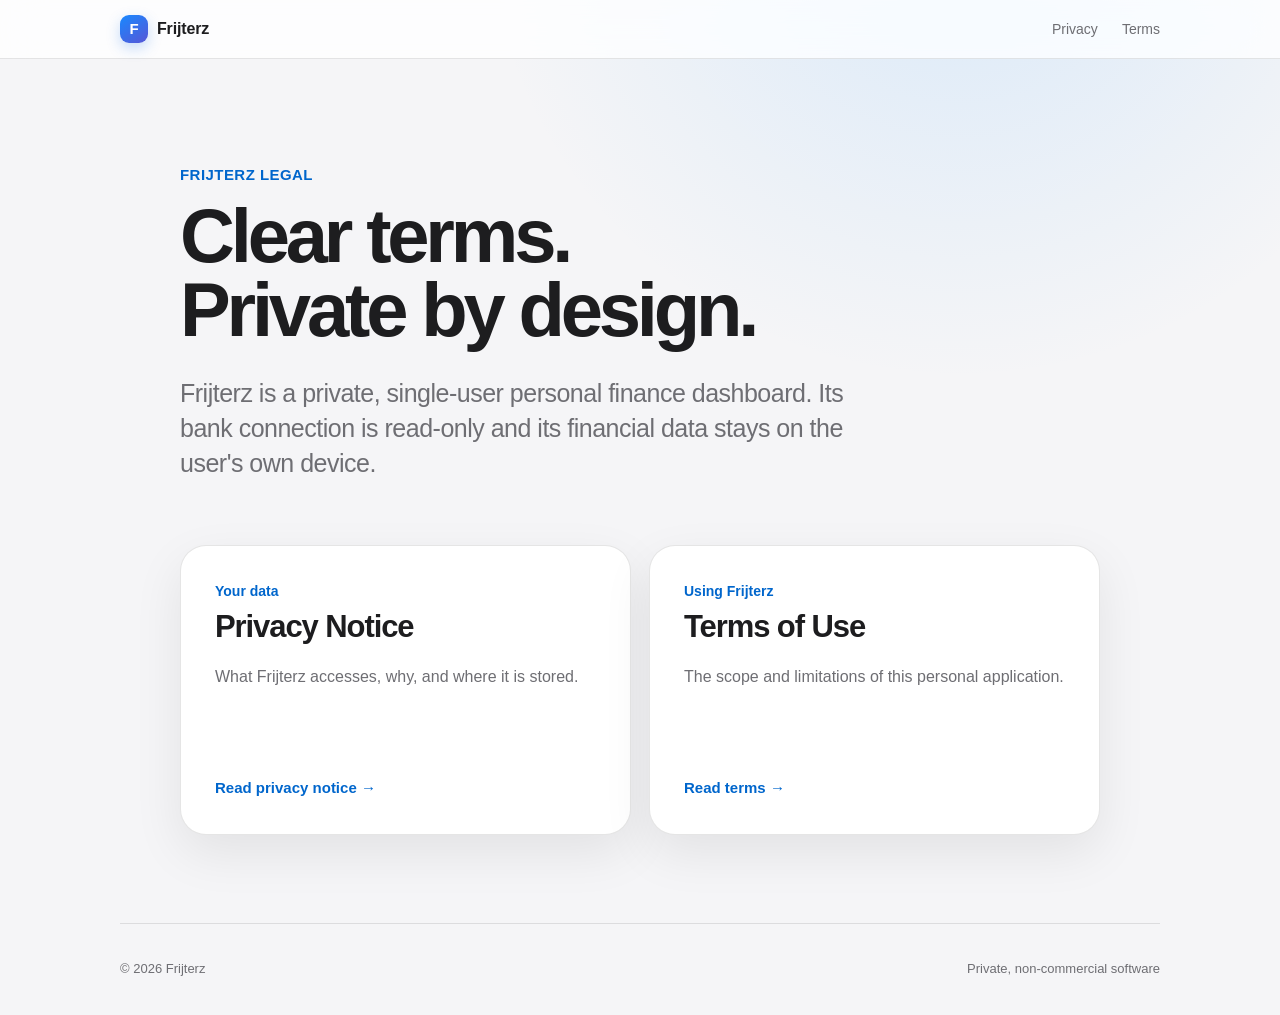
<file: index.html>
<!doctype html>
<html lang="en">
  <head>
    <meta charset="utf-8">
    <meta name="viewport" content="width=device-width, initial-scale=1">
    <meta name="color-scheme" content="light dark">
    <meta
      name="description"
      content="Privacy and terms for the Frijterz personal finance dashboard."
    >
    <title>Frijterz Legal</title>
    <link rel="stylesheet" href="./assets/styles.css">
  </head>
  <body>
    <header class="site-header">
      <div class="header-inner">
        <a class="brand" href="./" aria-label="Frijterz legal home">
          <span class="brand-mark" aria-hidden="true">F</span>
          <span>Frijterz</span>
        </a>
        <nav aria-label="Legal pages">
          <a href="./privacy/">Privacy</a>
          <a href="./terms/">Terms</a>
        </nav>
      </div>
    </header>

    <main class="landing">
      <section class="hero">
        <p class="eyebrow">Frijterz legal</p>
        <h1>Clear terms.<br>Private by design.</h1>
        <p class="hero-copy">
          Frijterz is a private, single-user personal finance dashboard. Its
          bank connection is read-only and its financial data stays on the
          user's own device.
        </p>
      </section>

      <section class="legal-cards" aria-label="Legal documents">
        <a class="legal-card" href="./privacy/">
          <span class="card-kicker">Your data</span>
          <span class="card-title">Privacy Notice</span>
          <span class="card-copy">What Frijterz accesses, why, and where it is stored.</span>
          <span class="card-link">Read privacy notice <span aria-hidden="true">→</span></span>
        </a>
        <a class="legal-card" href="./terms/">
          <span class="card-kicker">Using Frijterz</span>
          <span class="card-title">Terms of Use</span>
          <span class="card-copy">The scope and limitations of this personal application.</span>
          <span class="card-link">Read terms <span aria-hidden="true">→</span></span>
        </a>
      </section>
    </main>

    <footer>
      <span>© 2026 Frijterz</span>
      <span>Private, non-commercial software</span>
    </footer>
  </body>
</html>
</file>
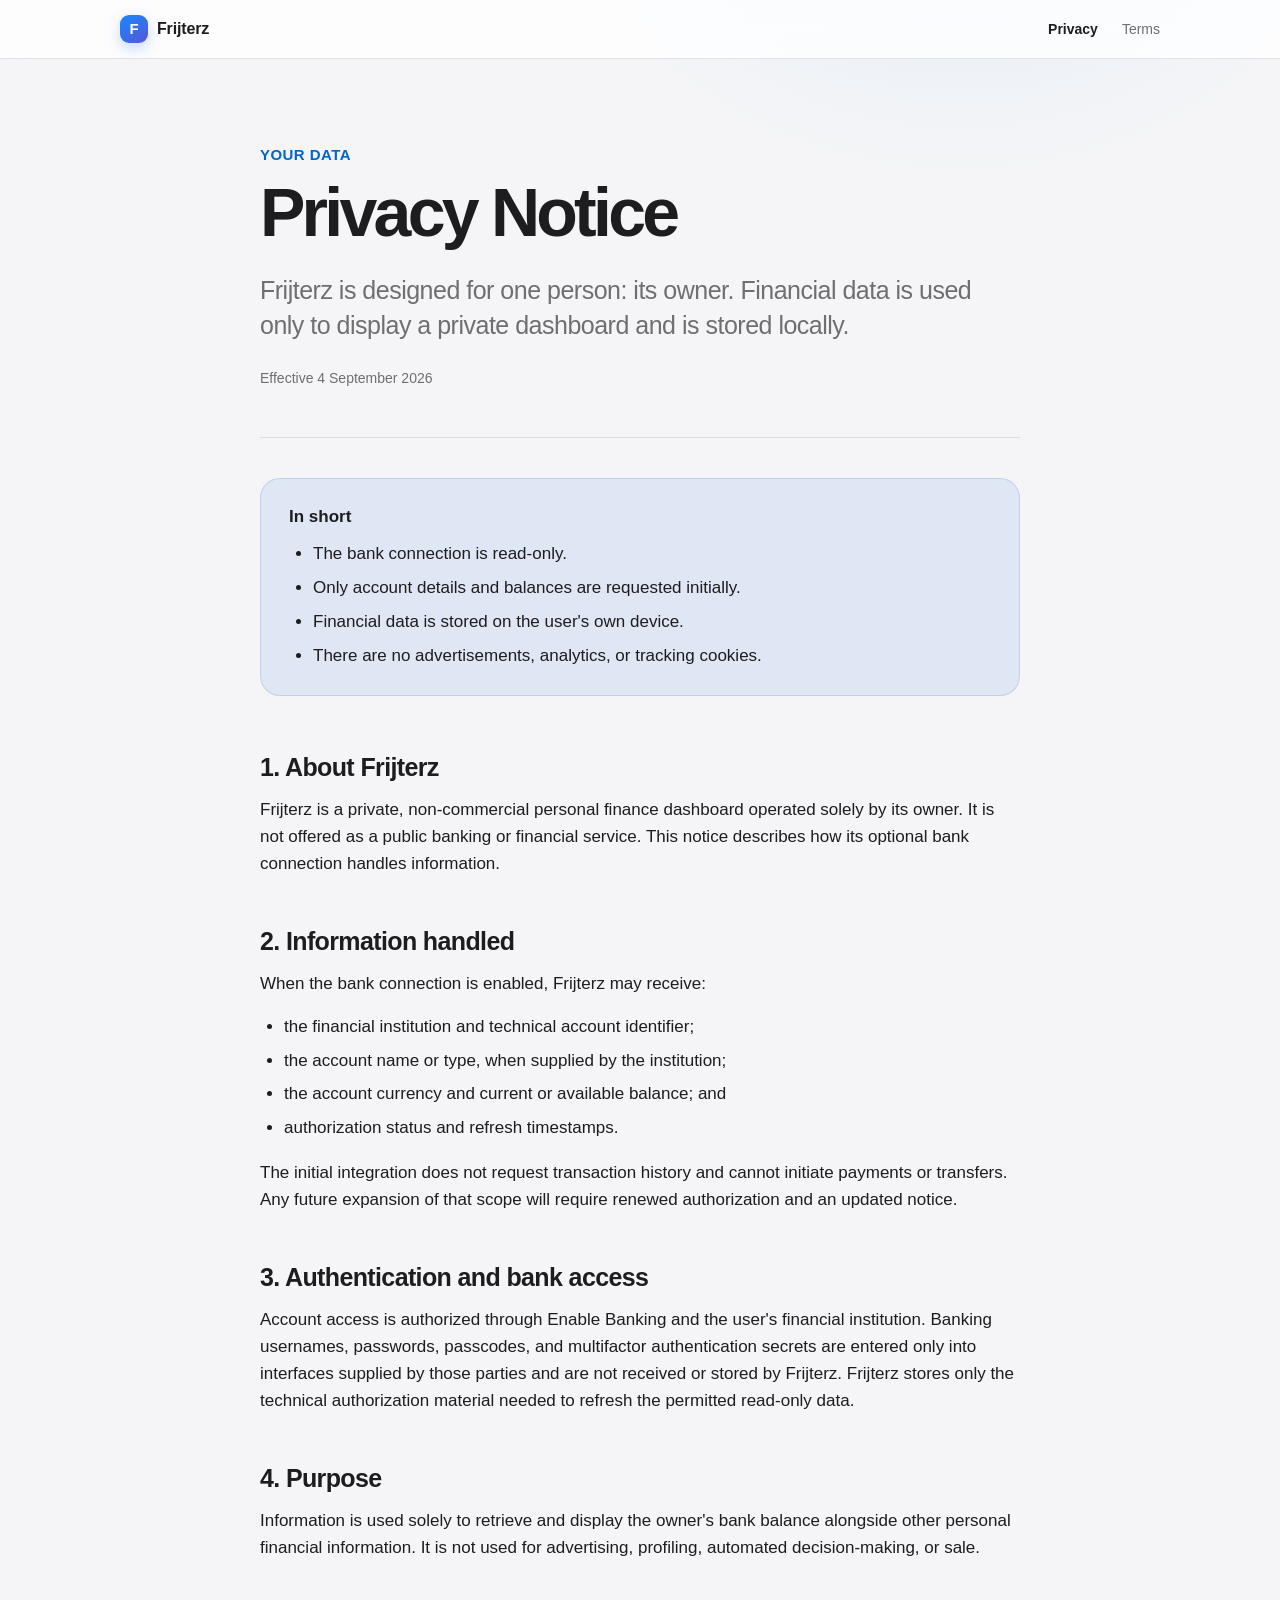
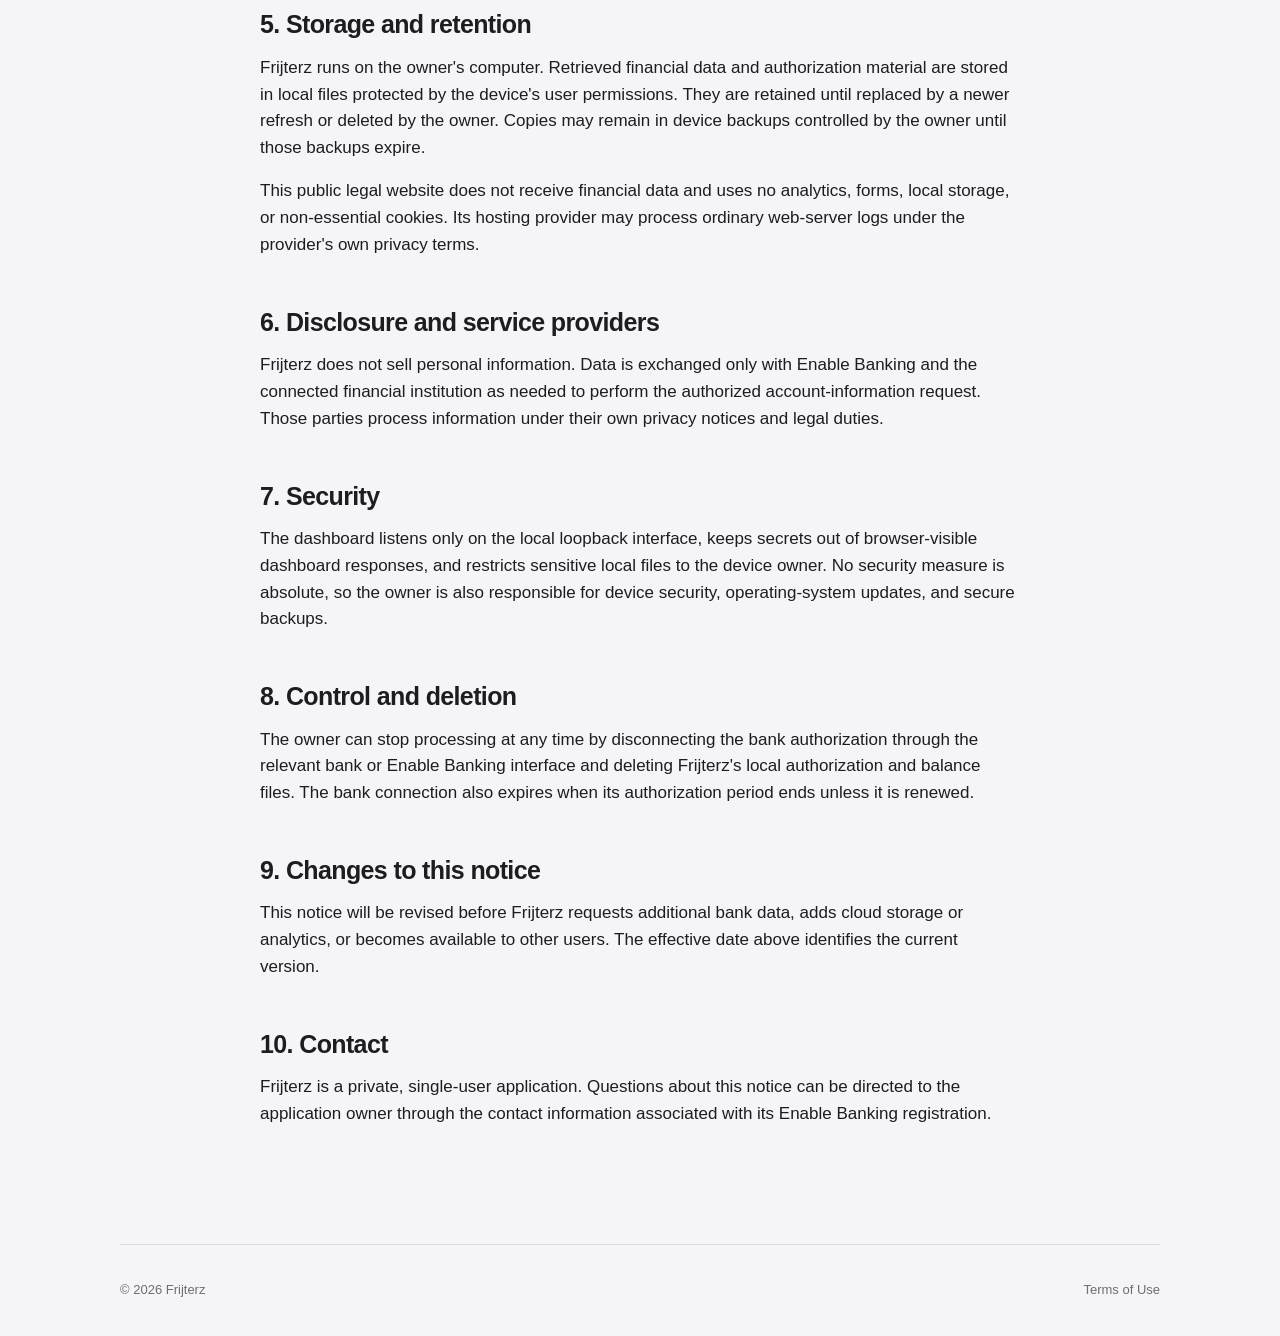
<file: privacy/index.html>
<!doctype html>
<html lang="en">
  <head>
    <meta charset="utf-8">
    <meta name="viewport" content="width=device-width, initial-scale=1">
    <meta name="color-scheme" content="light dark">
    <meta
      name="description"
      content="Privacy notice for the Frijterz personal finance dashboard."
    >
    <title>Privacy Notice — Frijterz</title>
    <link rel="stylesheet" href="../assets/styles.css">
  </head>
  <body>
    <header class="site-header">
      <div class="header-inner">
        <a class="brand" href="../" aria-label="Frijterz legal home">
          <span class="brand-mark" aria-hidden="true">F</span>
          <span>Frijterz</span>
        </a>
        <nav aria-label="Legal pages">
          <a aria-current="page" href="./">Privacy</a>
          <a href="../terms/">Terms</a>
        </nav>
      </div>
    </header>

    <main class="document-shell">
      <article>
        <header class="document-header">
          <p class="eyebrow">Your data</p>
          <h1>Privacy Notice</h1>
          <p class="lede">
            Frijterz is designed for one person: its owner. Financial data is
            used only to display a private dashboard and is stored locally.
          </p>
          <p class="effective-date">Effective 4 September 2026</p>
        </header>

        <aside class="summary" aria-label="Privacy summary">
          <strong>In short</strong>
          <ul>
            <li>The bank connection is read-only.</li>
            <li>Only account details and balances are requested initially.</li>
            <li>Financial data is stored on the user's own device.</li>
            <li>There are no advertisements, analytics, or tracking cookies.</li>
          </ul>
        </aside>

        <section>
          <h2>1. About Frijterz</h2>
          <p>
            Frijterz is a private, non-commercial personal finance dashboard
            operated solely by its owner. It is not offered as a public banking
            or financial service. This notice describes how its optional bank
            connection handles information.
          </p>
        </section>

        <section>
          <h2>2. Information handled</h2>
          <p>When the bank connection is enabled, Frijterz may receive:</p>
          <ul>
            <li>the financial institution and technical account identifier;</li>
            <li>the account name or type, when supplied by the institution;</li>
            <li>the account currency and current or available balance; and</li>
            <li>authorization status and refresh timestamps.</li>
          </ul>
          <p>
            The initial integration does not request transaction history and
            cannot initiate payments or transfers. Any future expansion of that
            scope will require renewed authorization and an updated notice.
          </p>
        </section>

        <section>
          <h2>3. Authentication and bank access</h2>
          <p>
            Account access is authorized through Enable Banking and the user's
            financial institution. Banking usernames, passwords, passcodes, and
            multifactor authentication secrets are entered only into interfaces
            supplied by those parties and are not received or stored by
            Frijterz. Frijterz stores only the technical authorization material
            needed to refresh the permitted read-only data.
          </p>
        </section>

        <section>
          <h2>4. Purpose</h2>
          <p>
            Information is used solely to retrieve and display the owner's bank
            balance alongside other personal financial information. It is not
            used for advertising, profiling, automated decision-making, or sale.
          </p>
        </section>

        <section>
          <h2>5. Storage and retention</h2>
          <p>
            Frijterz runs on the owner's computer. Retrieved financial data and
            authorization material are stored in local files protected by the
            device's user permissions. They are retained until replaced by a
            newer refresh or deleted by the owner. Copies may remain in device
            backups controlled by the owner until those backups expire.
          </p>
          <p>
            This public legal website does not receive financial data and uses no
            analytics, forms, local storage, or non-essential cookies. Its hosting
            provider may process ordinary web-server logs under the provider's
            own privacy terms.
          </p>
        </section>

        <section>
          <h2>6. Disclosure and service providers</h2>
          <p>
            Frijterz does not sell personal information. Data is exchanged only
            with Enable Banking and the connected financial institution as needed
            to perform the authorized account-information request. Those parties
            process information under their own privacy notices and legal duties.
          </p>
        </section>

        <section>
          <h2>7. Security</h2>
          <p>
            The dashboard listens only on the local loopback interface, keeps
            secrets out of browser-visible dashboard responses, and restricts
            sensitive local files to the device owner. No security measure is
            absolute, so the owner is also responsible for device security,
            operating-system updates, and secure backups.
          </p>
        </section>

        <section>
          <h2>8. Control and deletion</h2>
          <p>
            The owner can stop processing at any time by disconnecting the bank
            authorization through the relevant bank or Enable Banking interface
            and deleting Frijterz's local authorization and balance files. The
            bank connection also expires when its authorization period ends
            unless it is renewed.
          </p>
        </section>

        <section>
          <h2>9. Changes to this notice</h2>
          <p>
            This notice will be revised before Frijterz requests additional bank
            data, adds cloud storage or analytics, or becomes available to other
            users. The effective date above identifies the current version.
          </p>
        </section>

        <section>
          <h2>10. Contact</h2>
          <p>
            Frijterz is a private, single-user application. Questions about this
            notice can be directed to the application owner through the contact
            information associated with its Enable Banking registration.
          </p>
        </section>
      </article>
    </main>

    <footer>
      <span>© 2026 Frijterz</span>
      <span><a href="../terms/">Terms of Use</a></span>
    </footer>
  </body>
</html>
</file>
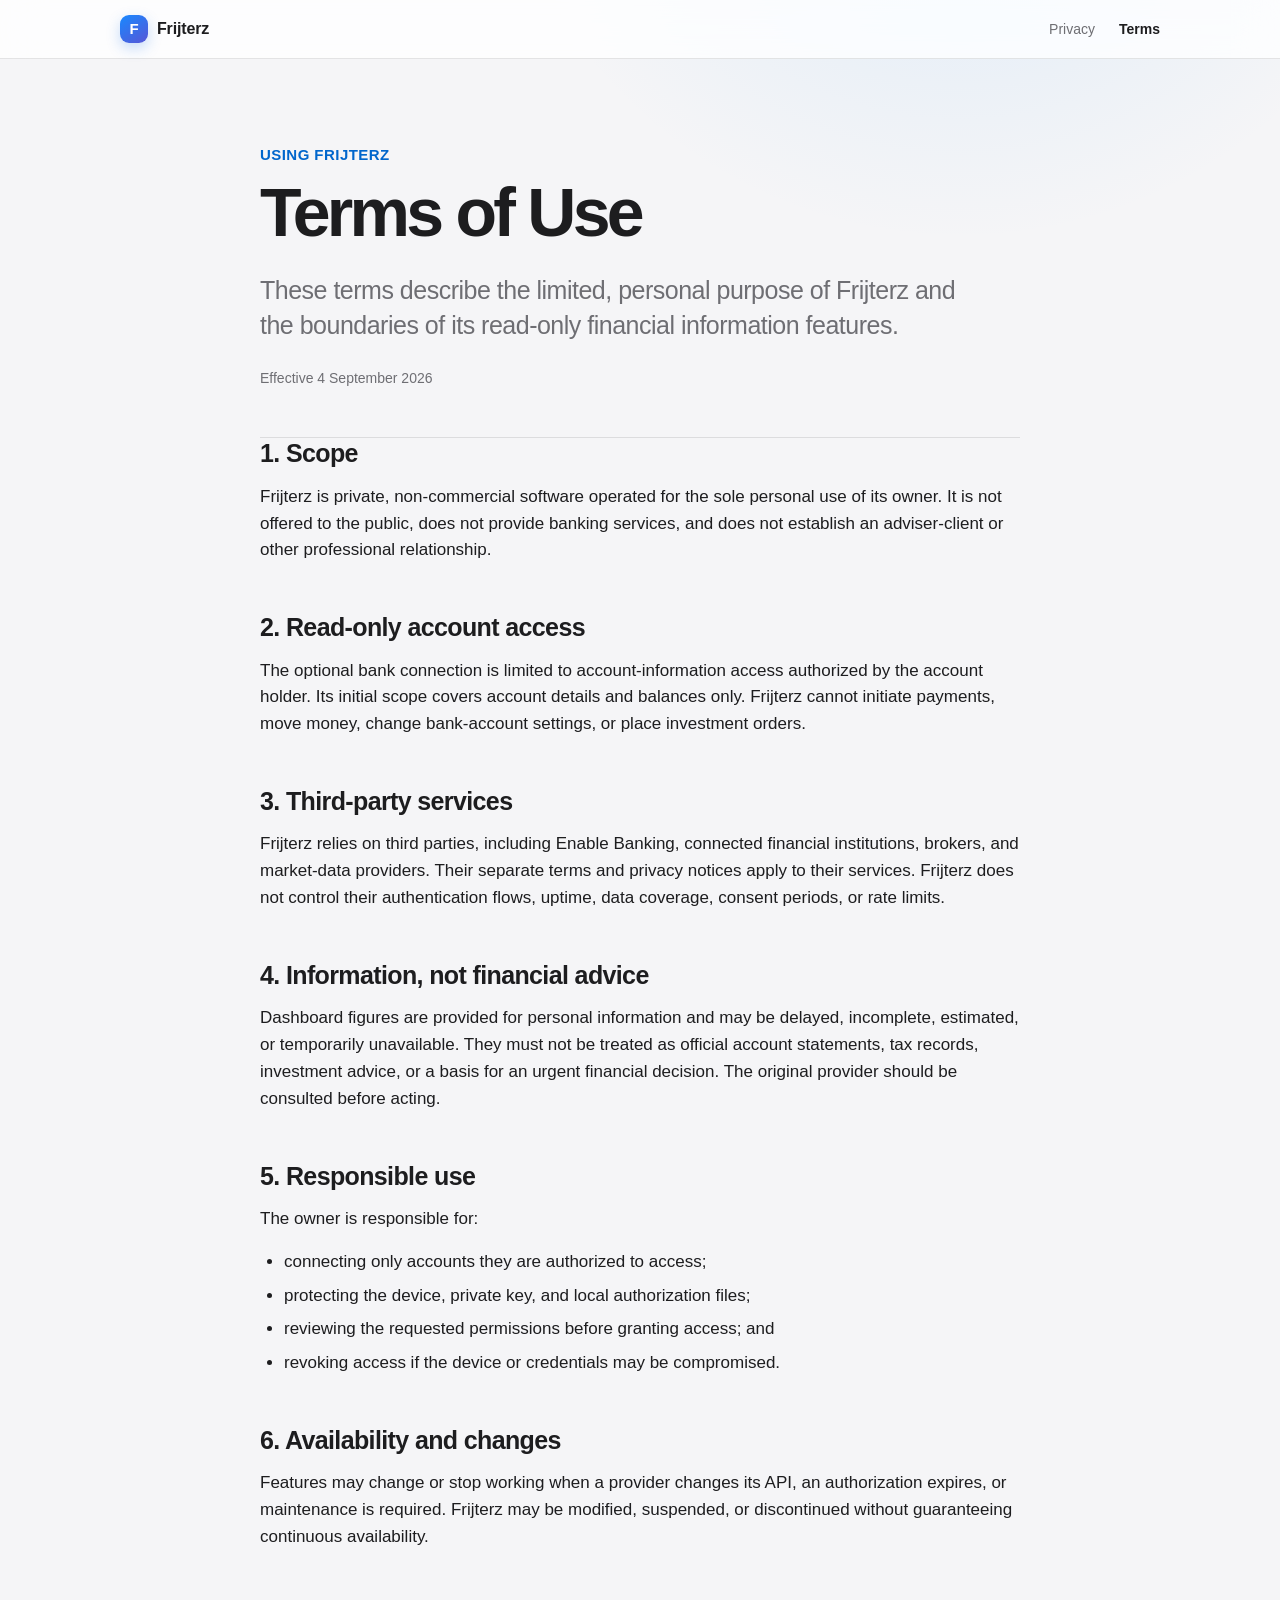
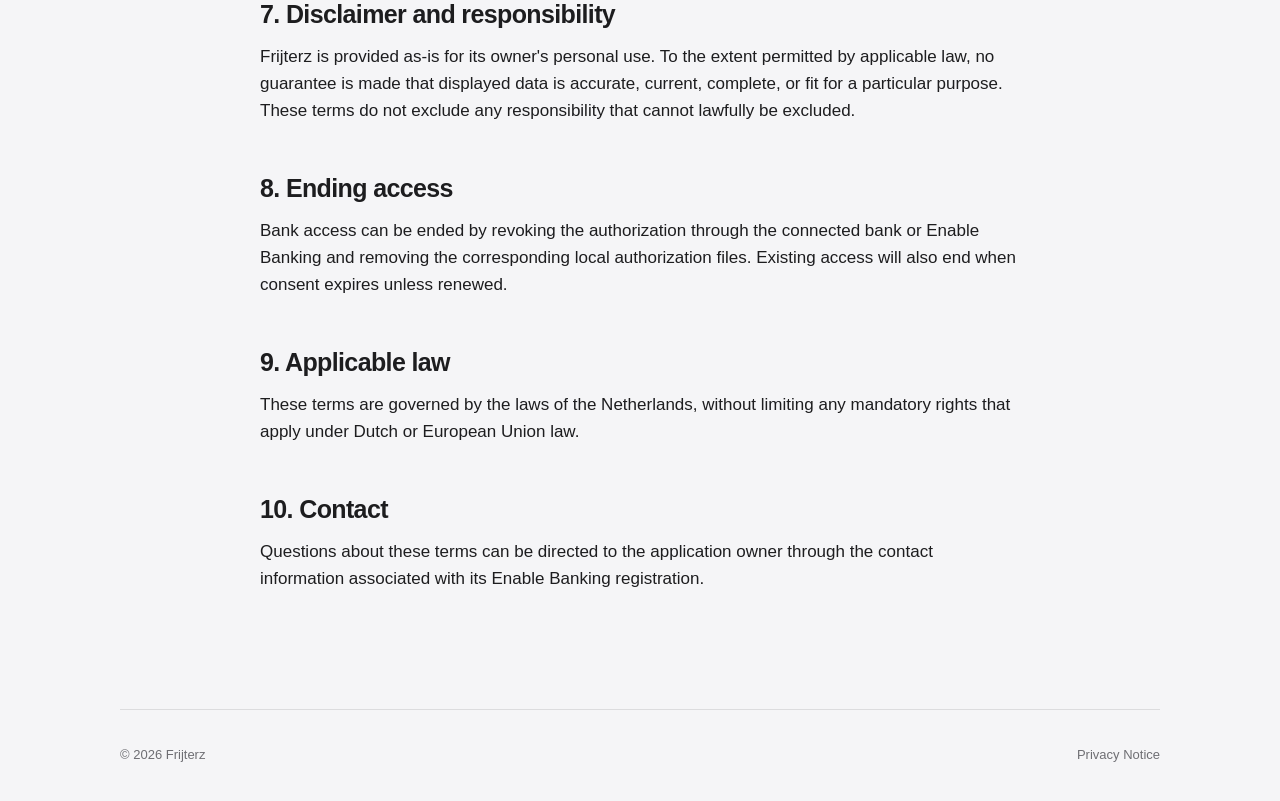
<file: terms/index.html>
<!doctype html>
<html lang="en">
  <head>
    <meta charset="utf-8">
    <meta name="viewport" content="width=device-width, initial-scale=1">
    <meta name="color-scheme" content="light dark">
    <meta
      name="description"
      content="Terms of use for the Frijterz personal finance dashboard."
    >
    <title>Terms of Use — Frijterz</title>
    <link rel="stylesheet" href="../assets/styles.css">
  </head>
  <body>
    <header class="site-header">
      <div class="header-inner">
        <a class="brand" href="../" aria-label="Frijterz legal home">
          <span class="brand-mark" aria-hidden="true">F</span>
          <span>Frijterz</span>
        </a>
        <nav aria-label="Legal pages">
          <a href="../privacy/">Privacy</a>
          <a aria-current="page" href="./">Terms</a>
        </nav>
      </div>
    </header>

    <main class="document-shell">
      <article>
        <header class="document-header">
          <p class="eyebrow">Using Frijterz</p>
          <h1>Terms of Use</h1>
          <p class="lede">
            These terms describe the limited, personal purpose of Frijterz and
            the boundaries of its read-only financial information features.
          </p>
          <p class="effective-date">Effective 4 September 2026</p>
        </header>

        <section>
          <h2>1. Scope</h2>
          <p>
            Frijterz is private, non-commercial software operated for the sole
            personal use of its owner. It is not offered to the public, does not
            provide banking services, and does not establish an adviser-client or
            other professional relationship.
          </p>
        </section>

        <section>
          <h2>2. Read-only account access</h2>
          <p>
            The optional bank connection is limited to account-information access
            authorized by the account holder. Its initial scope covers account
            details and balances only. Frijterz cannot initiate payments, move
            money, change bank-account settings, or place investment orders.
          </p>
        </section>

        <section>
          <h2>3. Third-party services</h2>
          <p>
            Frijterz relies on third parties, including Enable Banking, connected
            financial institutions, brokers, and market-data providers. Their
            separate terms and privacy notices apply to their services. Frijterz
            does not control their authentication flows, uptime, data coverage,
            consent periods, or rate limits.
          </p>
        </section>

        <section>
          <h2>4. Information, not financial advice</h2>
          <p>
            Dashboard figures are provided for personal information and may be
            delayed, incomplete, estimated, or temporarily unavailable. They must
            not be treated as official account statements, tax records, investment
            advice, or a basis for an urgent financial decision. The original
            provider should be consulted before acting.
          </p>
        </section>

        <section>
          <h2>5. Responsible use</h2>
          <p>The owner is responsible for:</p>
          <ul>
            <li>connecting only accounts they are authorized to access;</li>
            <li>protecting the device, private key, and local authorization files;</li>
            <li>reviewing the requested permissions before granting access; and</li>
            <li>revoking access if the device or credentials may be compromised.</li>
          </ul>
        </section>

        <section>
          <h2>6. Availability and changes</h2>
          <p>
            Features may change or stop working when a provider changes its API,
            an authorization expires, or maintenance is required. Frijterz may be
            modified, suspended, or discontinued without guaranteeing continuous
            availability.
          </p>
        </section>

        <section>
          <h2>7. Disclaimer and responsibility</h2>
          <p>
            Frijterz is provided as-is for its owner's personal use. To the extent
            permitted by applicable law, no guarantee is made that displayed data
            is accurate, current, complete, or fit for a particular purpose. These
            terms do not exclude any responsibility that cannot lawfully be
            excluded.
          </p>
        </section>

        <section>
          <h2>8. Ending access</h2>
          <p>
            Bank access can be ended by revoking the authorization through the
            connected bank or Enable Banking and removing the corresponding local
            authorization files. Existing access will also end when consent
            expires unless renewed.
          </p>
        </section>

        <section>
          <h2>9. Applicable law</h2>
          <p>
            These terms are governed by the laws of the Netherlands, without
            limiting any mandatory rights that apply under Dutch or European Union
            law.
          </p>
        </section>

        <section>
          <h2>10. Contact</h2>
          <p>
            Questions about these terms can be directed to the application owner
            through the contact information associated with its Enable Banking
            registration.
          </p>
        </section>
      </article>
    </main>

    <footer>
      <span>© 2026 Frijterz</span>
      <span><a href="../privacy/">Privacy Notice</a></span>
    </footer>
  </body>
</html>
</file>
<file: assets/styles.css>
:root {
  color-scheme: light dark;
  --background: #f5f5f7;
  --surface: rgba(255, 255, 255, 0.78);
  --surface-solid: #ffffff;
  --text: #1d1d1f;
  --secondary: #6e6e73;
  --line: rgba(0, 0, 0, 0.1);
  --accent: #0066cc;
  --accent-soft: rgba(0, 102, 204, 0.09);
  --shadow: 0 18px 50px rgba(0, 0, 0, 0.08);
  font-family: -apple-system, BlinkMacSystemFont, "SF Pro Text", "Helvetica Neue", Arial, sans-serif;
  font-synthesis: none;
}

* {
  box-sizing: border-box;
}

html {
  scroll-behavior: smooth;
}

body {
  min-height: 100vh;
  margin: 0;
  background:
    radial-gradient(circle at 75% -10%, rgba(89, 177, 255, 0.18), transparent 30rem),
    var(--background);
  color: var(--text);
  font-size: 17px;
  line-height: 1.58;
  -webkit-font-smoothing: antialiased;
}

a {
  color: var(--accent);
  text-decoration: none;
}

a:hover {
  text-decoration: underline;
  text-underline-offset: 0.2em;
}

a:focus-visible {
  border-radius: 5px;
  outline: 3px solid rgba(0, 102, 204, 0.35);
  outline-offset: 3px;
}

.site-header {
  position: sticky;
  z-index: 10;
  top: 0;
  border-bottom: 1px solid var(--line);
  background: var(--surface);
  -webkit-backdrop-filter: saturate(180%) blur(20px);
  backdrop-filter: saturate(180%) blur(20px);
}

.header-inner {
  display: flex;
  width: min(100% - 40px, 1040px);
  min-height: 58px;
  margin: 0 auto;
  align-items: center;
  justify-content: space-between;
}

.brand {
  display: inline-flex;
  align-items: center;
  gap: 9px;
  color: var(--text);
  font-size: 16px;
  font-weight: 650;
  letter-spacing: -0.01em;
}

.brand:hover {
  text-decoration: none;
}

.brand-mark {
  display: grid;
  width: 28px;
  height: 28px;
  place-items: center;
  border-radius: 9px;
  background: linear-gradient(145deg, #1889ff, #5756d6);
  box-shadow: 0 5px 14px rgba(29, 115, 232, 0.25);
  color: white;
  font-size: 15px;
  font-weight: 750;
}

nav {
  display: flex;
  gap: 24px;
}

nav a {
  color: var(--secondary);
  font-size: 14px;
}

nav a[aria-current="page"] {
  color: var(--text);
  font-weight: 600;
}

.landing,
.document-shell {
  width: min(100% - 40px, 920px);
  margin: 0 auto;
}

.landing {
  padding: 104px 0 88px;
}

.hero {
  max-width: 770px;
  margin-bottom: 64px;
}

.eyebrow {
  margin: 0 0 12px;
  color: var(--accent);
  font-size: 15px;
  font-weight: 700;
  letter-spacing: 0.03em;
  text-transform: uppercase;
}

h1 {
  margin: 0;
  font-size: clamp(46px, 8vw, 76px);
  font-weight: 720;
  letter-spacing: -0.055em;
  line-height: 0.98;
}

.hero-copy,
.lede {
  max-width: 720px;
  margin: 28px 0 0;
  color: var(--secondary);
  font-size: clamp(20px, 3vw, 25px);
  letter-spacing: -0.02em;
  line-height: 1.4;
}

.legal-cards {
  display: grid;
  grid-template-columns: repeat(2, minmax(0, 1fr));
  gap: 18px;
}

.legal-card {
  display: flex;
  min-height: 290px;
  padding: 34px;
  flex-direction: column;
  border: 1px solid var(--line);
  border-radius: 26px;
  background: var(--surface-solid);
  box-shadow: var(--shadow);
  color: var(--text);
  transition: transform 180ms ease, box-shadow 180ms ease;
}

.legal-card:hover {
  box-shadow: 0 22px 60px rgba(0, 0, 0, 0.12);
  text-decoration: none;
  transform: translateY(-3px);
}

.card-kicker {
  color: var(--accent);
  font-size: 14px;
  font-weight: 650;
}

.card-title {
  margin-top: 8px;
  font-size: 31px;
  font-weight: 680;
  letter-spacing: -0.035em;
  line-height: 1.1;
}

.card-copy {
  margin-top: 20px;
  color: var(--secondary);
  font-size: 16px;
}

.card-link {
  margin-top: auto;
  padding-top: 28px;
  color: var(--accent);
  font-size: 15px;
  font-weight: 600;
}

.document-shell {
  padding: 84px 0 100px;
}

article {
  max-width: 760px;
  margin: 0 auto;
}

.document-header {
  padding-bottom: 48px;
  border-bottom: 1px solid var(--line);
}

.document-header h1 {
  font-size: clamp(44px, 7vw, 68px);
}

.effective-date {
  margin: 24px 0 0;
  color: var(--secondary);
  font-size: 14px;
}

.summary {
  margin: 40px 0 56px;
  padding: 25px 28px;
  border: 1px solid rgba(0, 102, 204, 0.16);
  border-radius: 20px;
  background: var(--accent-soft);
}

.summary strong {
  display: block;
  margin-bottom: 8px;
}

.summary ul {
  margin-bottom: 0;
}

section + section {
  margin-top: 48px;
}

h2 {
  margin: 0 0 14px;
  font-size: 25px;
  font-weight: 680;
  letter-spacing: -0.025em;
  line-height: 1.25;
}

p {
  margin: 0 0 16px;
}

ul {
  margin: 10px 0 18px;
  padding-left: 24px;
}

li + li {
  margin-top: 7px;
}

footer {
  display: flex;
  width: min(100% - 40px, 1040px);
  min-height: 92px;
  margin: 0 auto;
  align-items: center;
  justify-content: space-between;
  border-top: 1px solid var(--line);
  color: var(--secondary);
  font-size: 13px;
}

footer a {
  color: var(--secondary);
}

@media (prefers-color-scheme: dark) {
  :root {
    --background: #09090b;
    --surface: rgba(22, 22, 24, 0.76);
    --surface-solid: #171719;
    --text: #f5f5f7;
    --secondary: #a1a1a6;
    --line: rgba(255, 255, 255, 0.12);
    --accent: #2997ff;
    --accent-soft: rgba(41, 151, 255, 0.12);
    --shadow: 0 20px 60px rgba(0, 0, 0, 0.35);
  }

  body {
    background:
      radial-gradient(circle at 75% -10%, rgba(32, 116, 208, 0.2), transparent 30rem),
      var(--background);
  }
}

@media (max-width: 680px) {
  body {
    font-size: 16px;
  }

  .header-inner,
  .landing,
  .document-shell,
  footer {
    width: min(100% - 32px, 920px);
  }

  nav {
    gap: 16px;
  }

  .landing {
    padding: 72px 0 64px;
  }

  .hero {
    margin-bottom: 42px;
  }

  .legal-cards {
    grid-template-columns: 1fr;
  }

  .legal-card {
    min-height: 245px;
    padding: 28px;
  }

  .document-shell {
    padding: 62px 0 76px;
  }

  .document-header {
    padding-bottom: 36px;
  }

  .summary {
    margin: 32px 0 46px;
    padding: 22px;
  }

  section + section {
    margin-top: 40px;
  }

  footer {
    padding: 24px 0;
    flex-direction: column;
    align-items: flex-start;
    justify-content: center;
    gap: 5px;
  }
}

@media (prefers-reduced-motion: reduce) {
  html {
    scroll-behavior: auto;
  }

  .legal-card {
    transition: none;
  }
}
</file>
